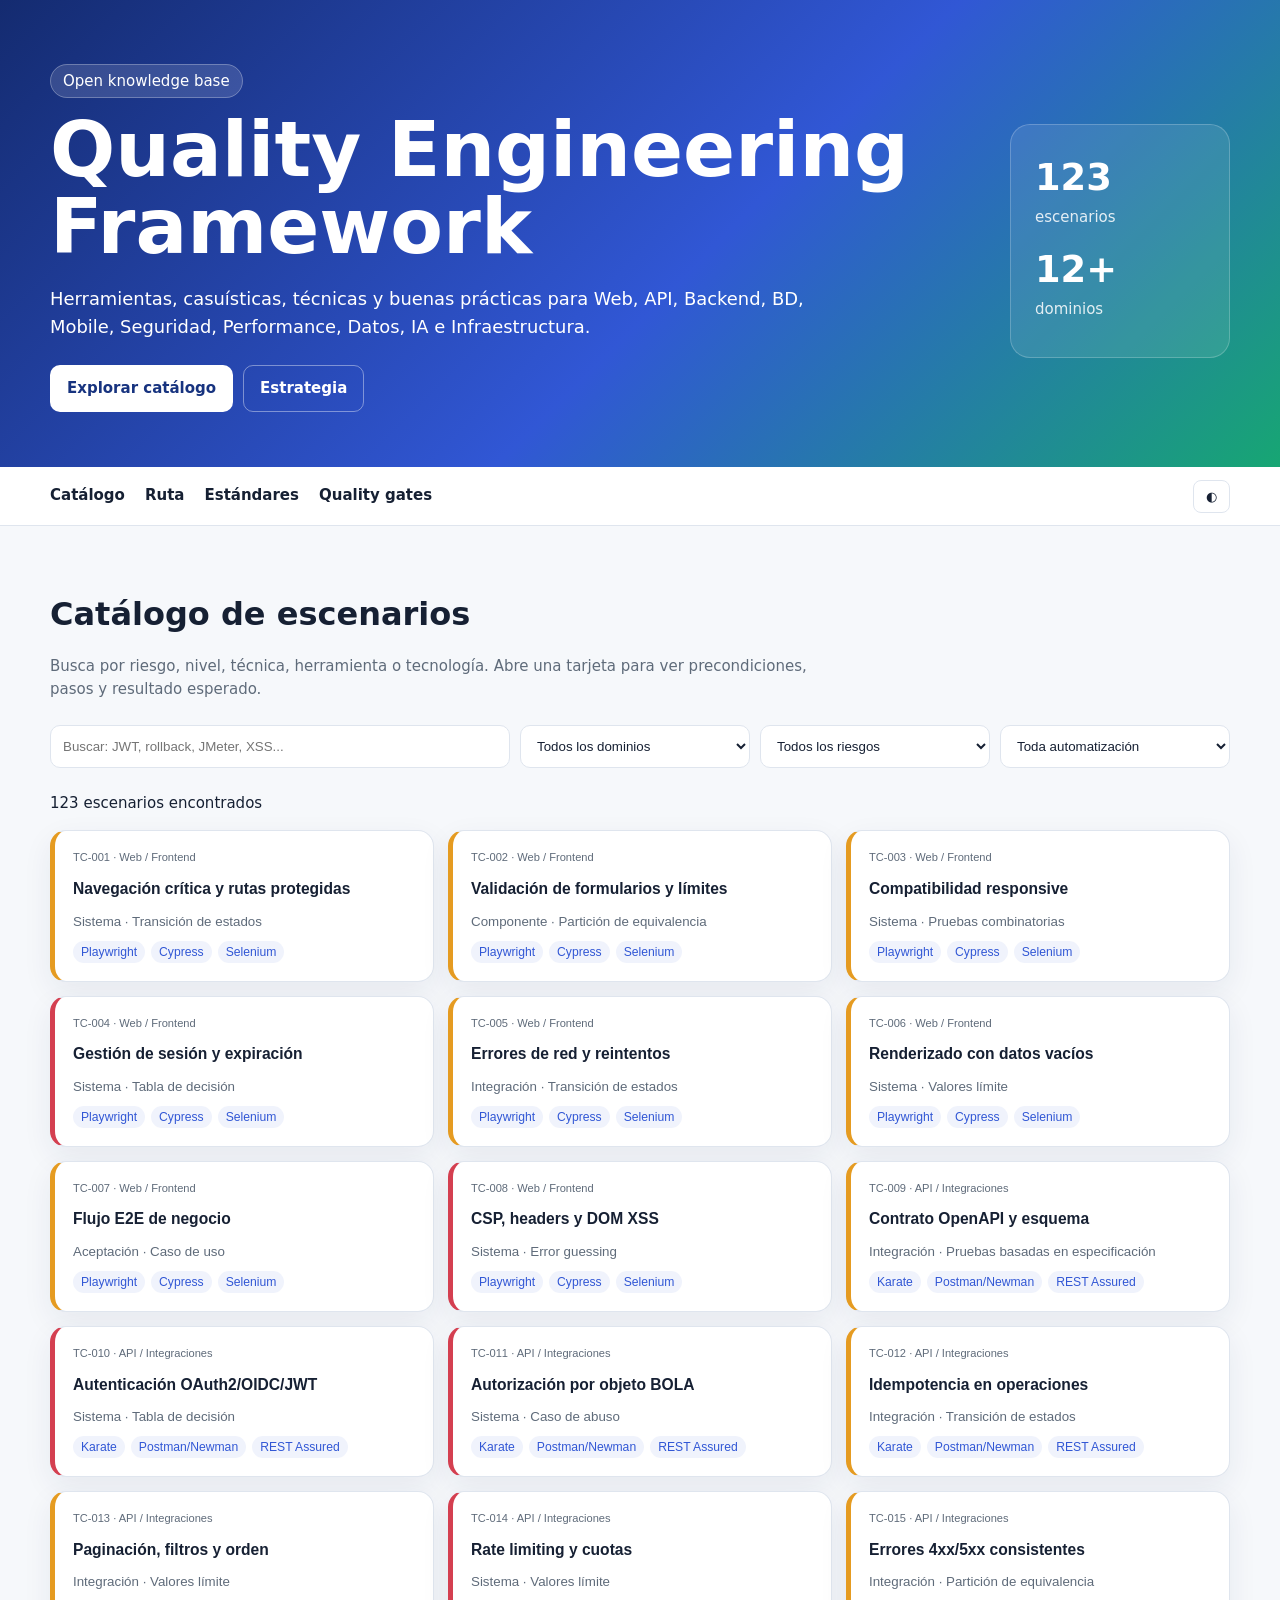
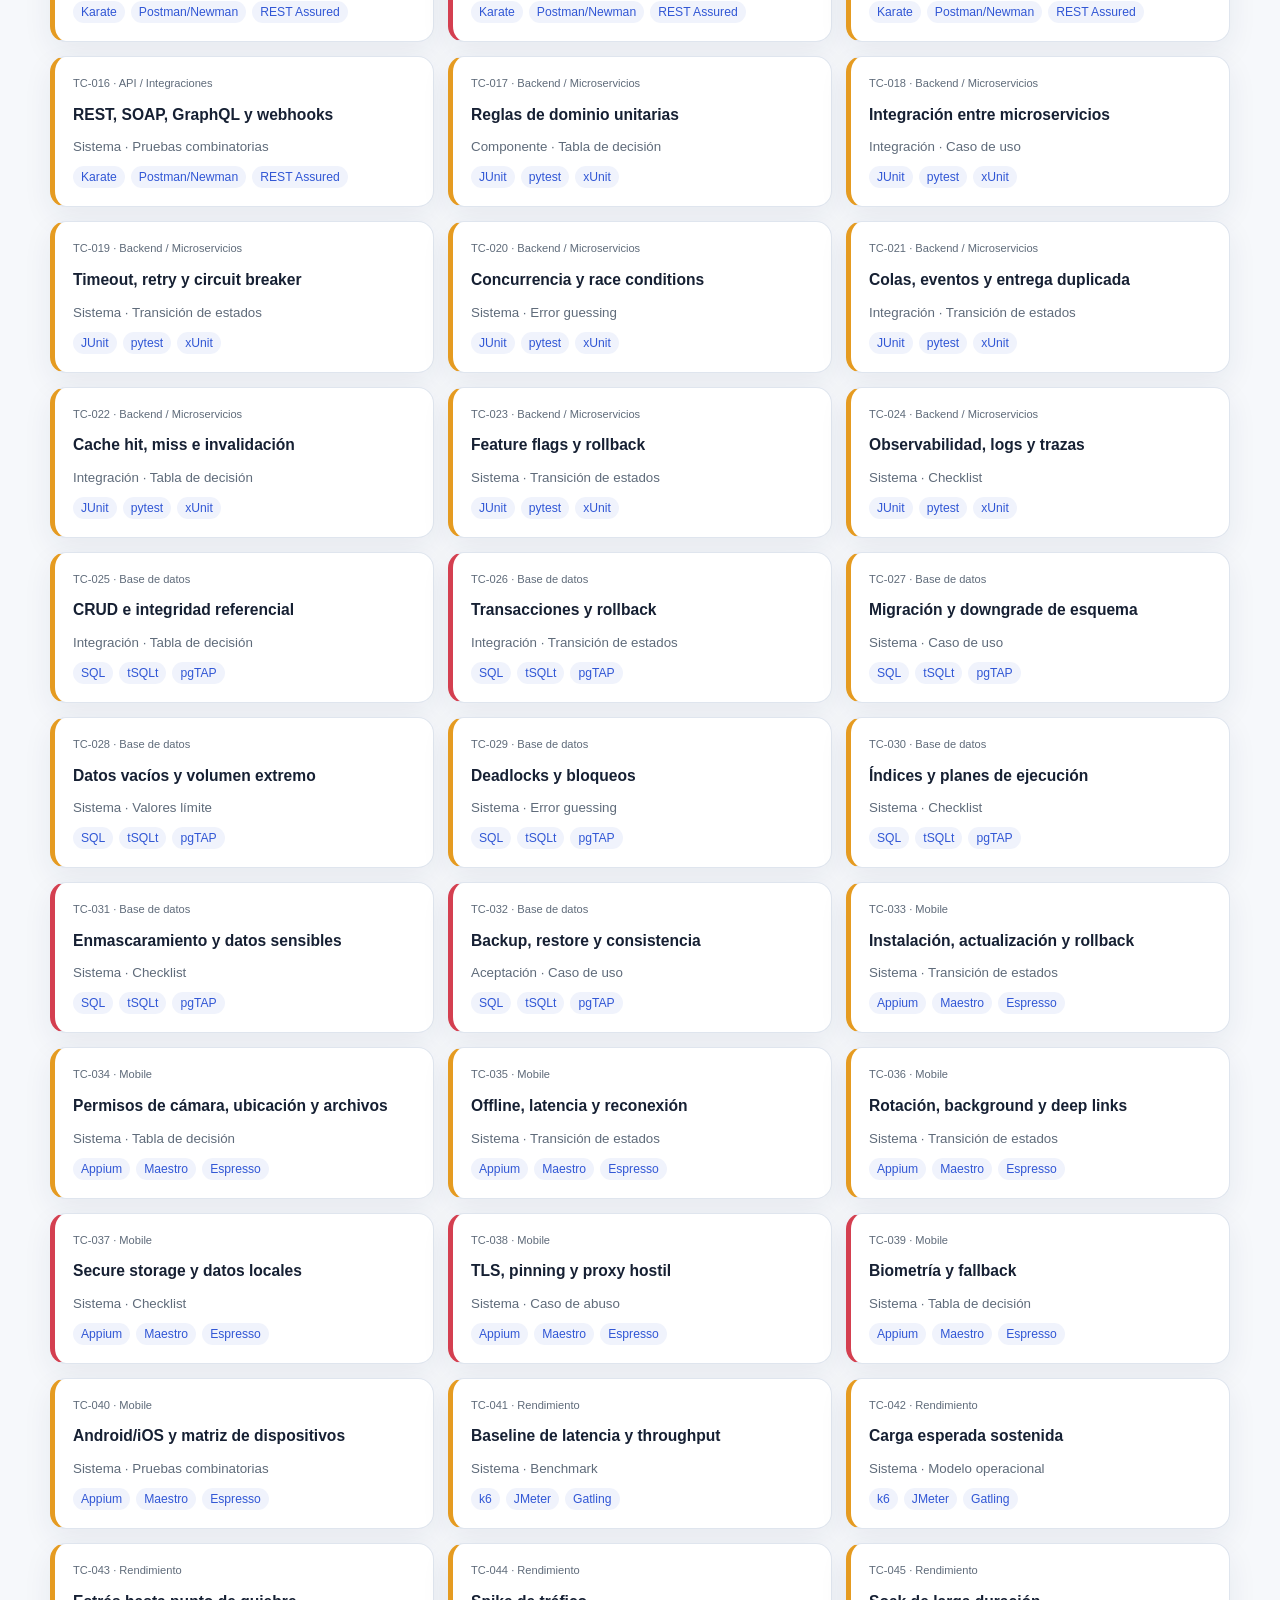
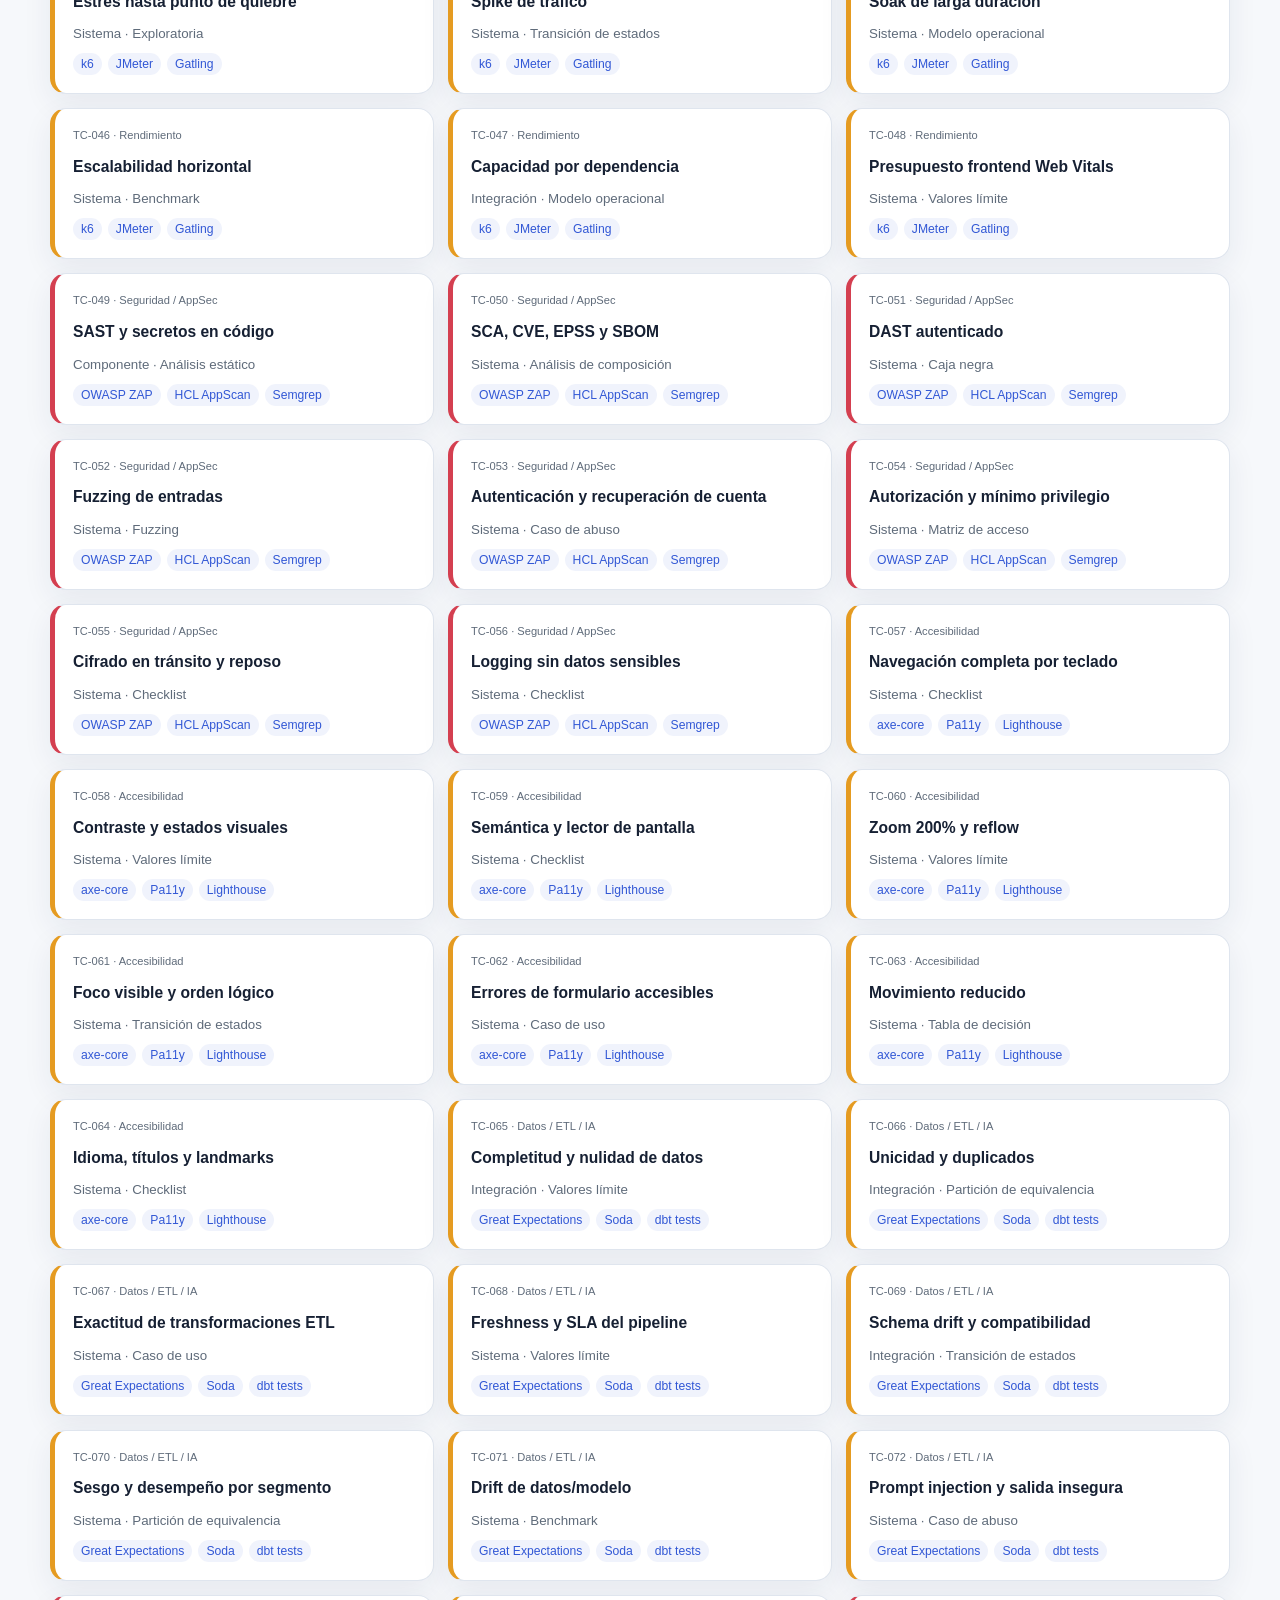
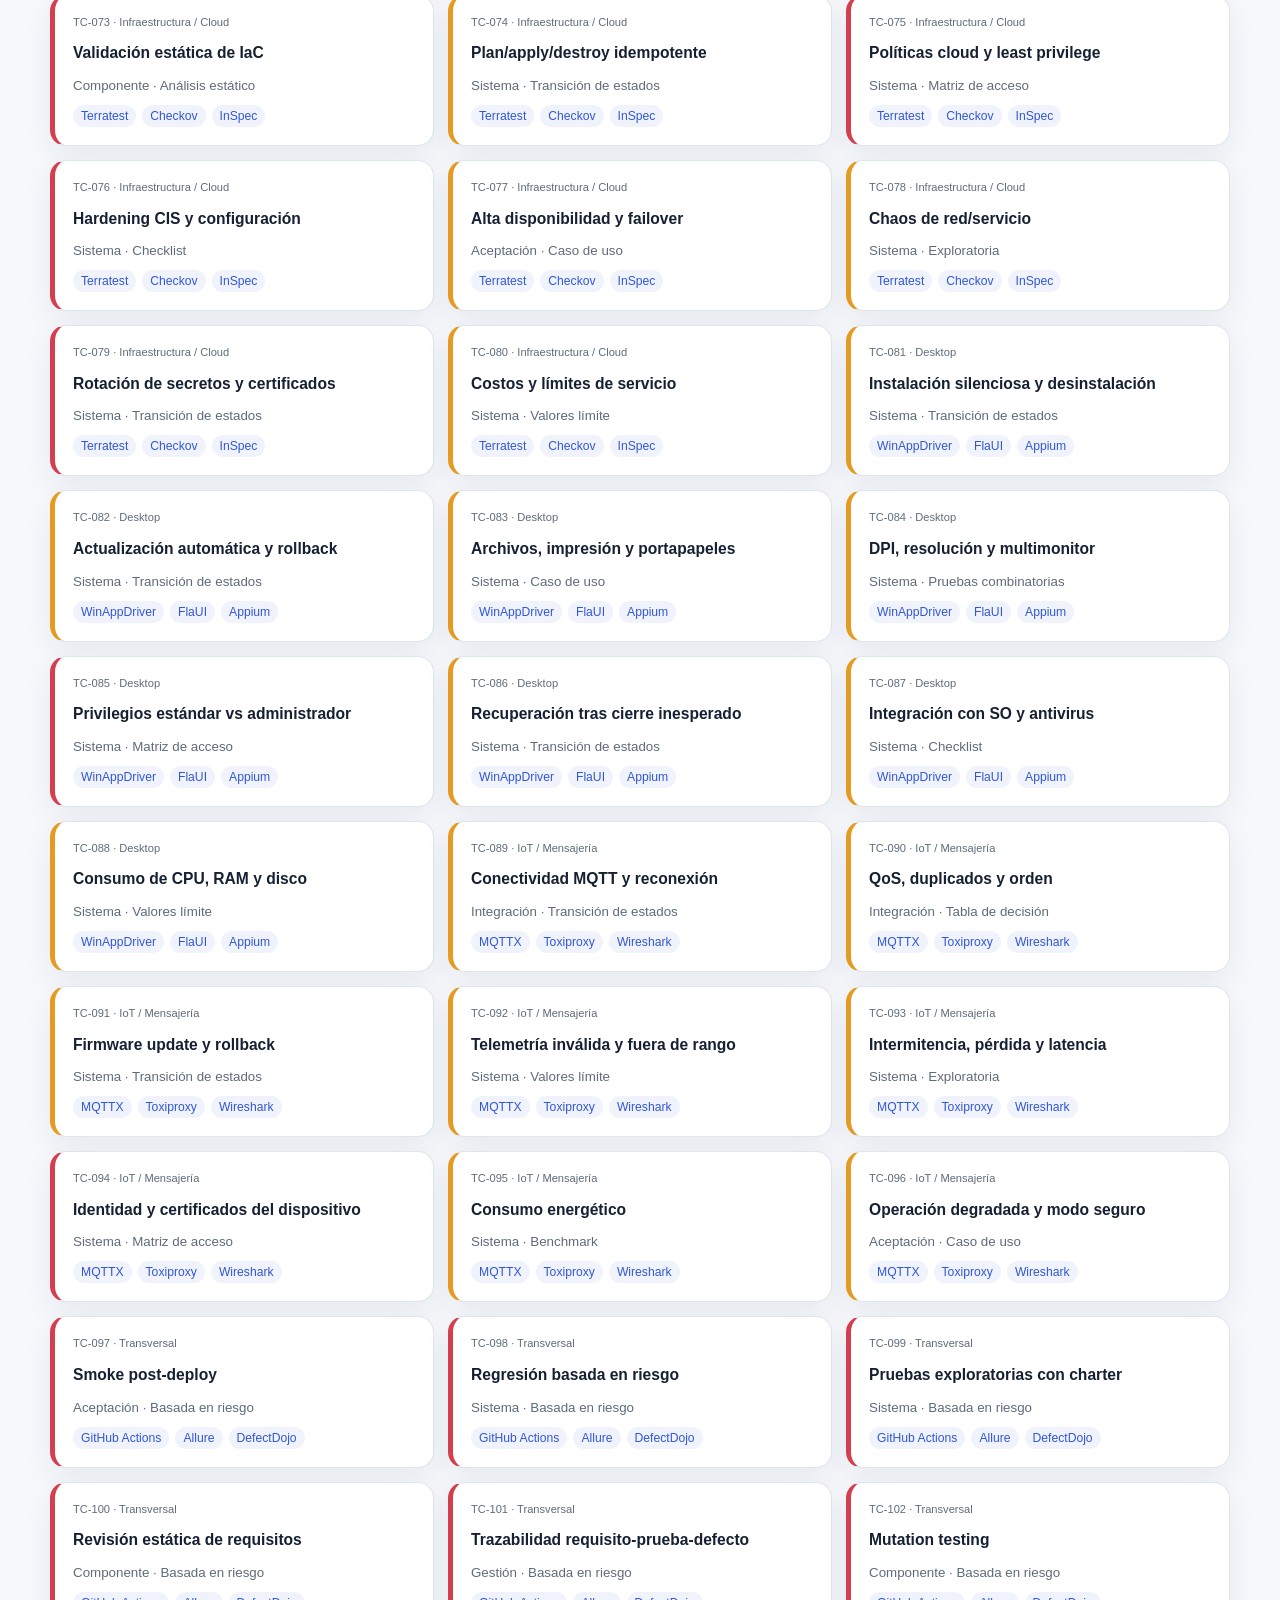
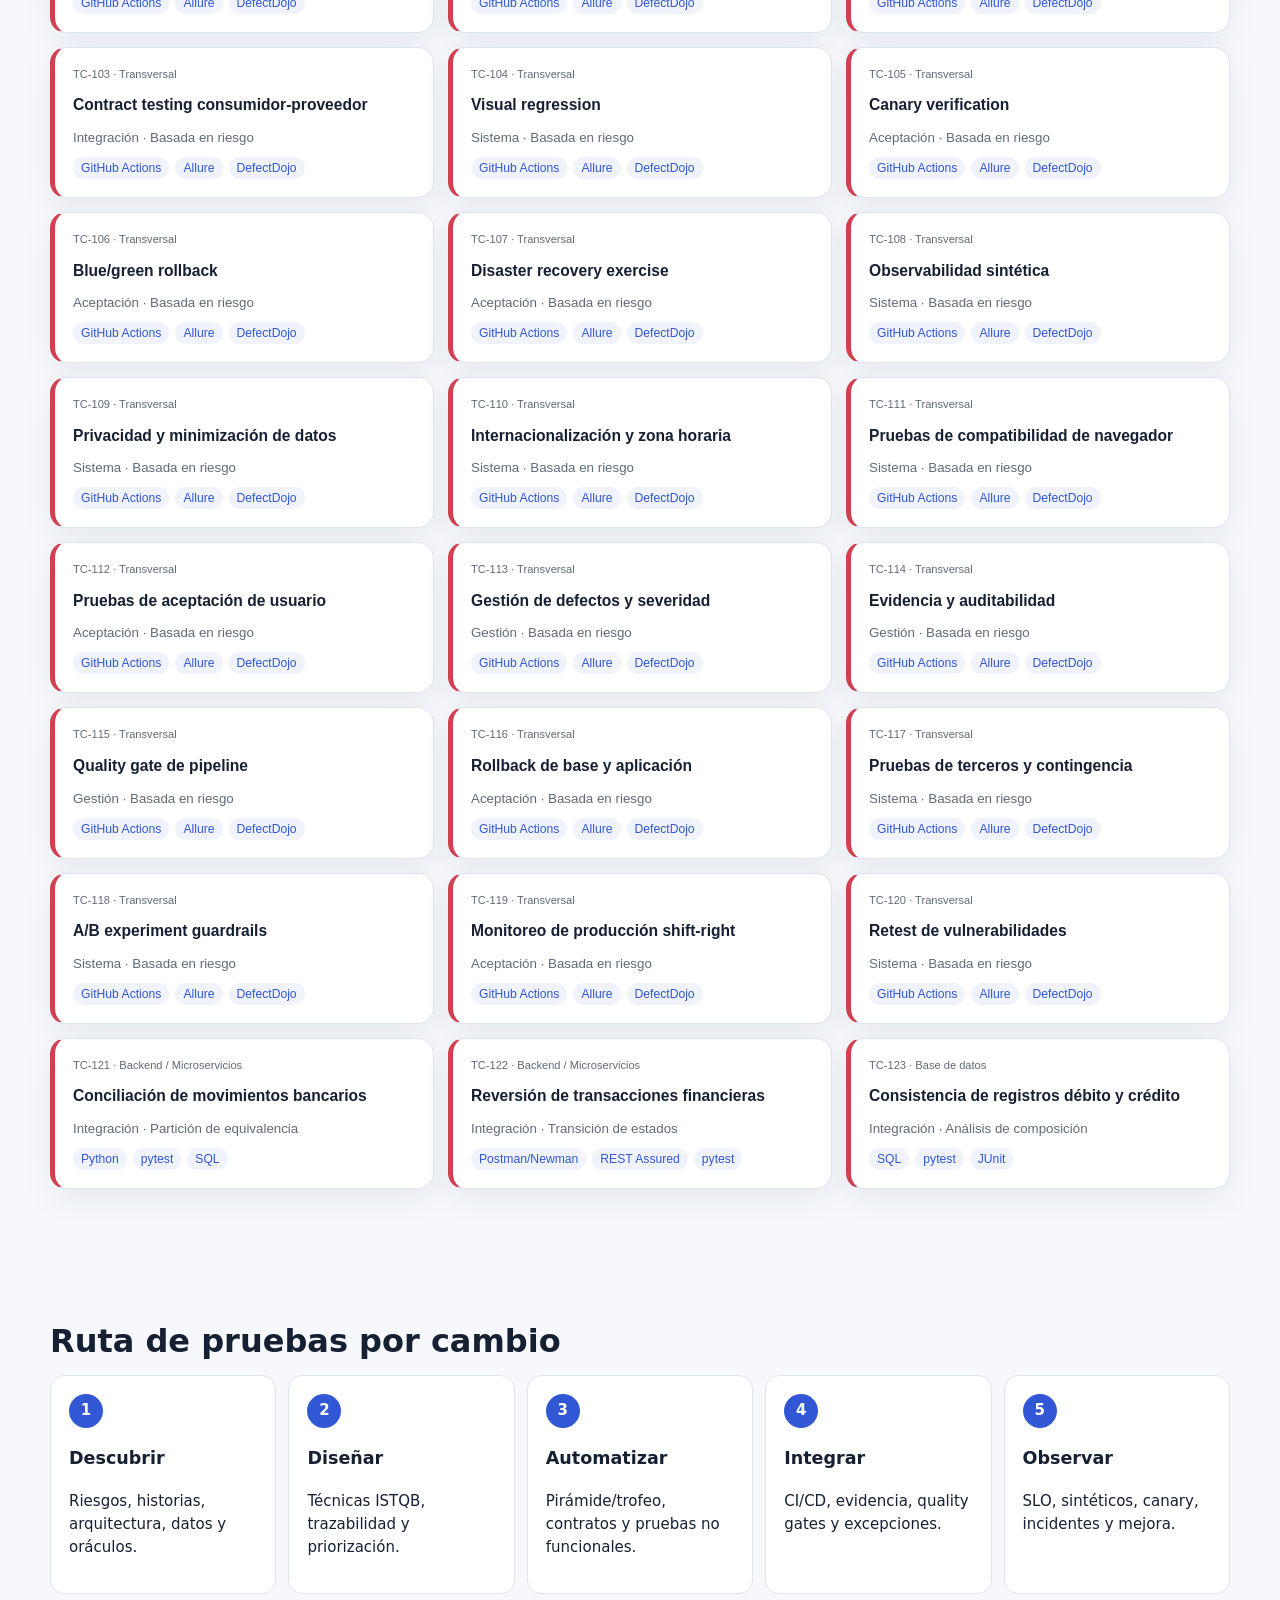
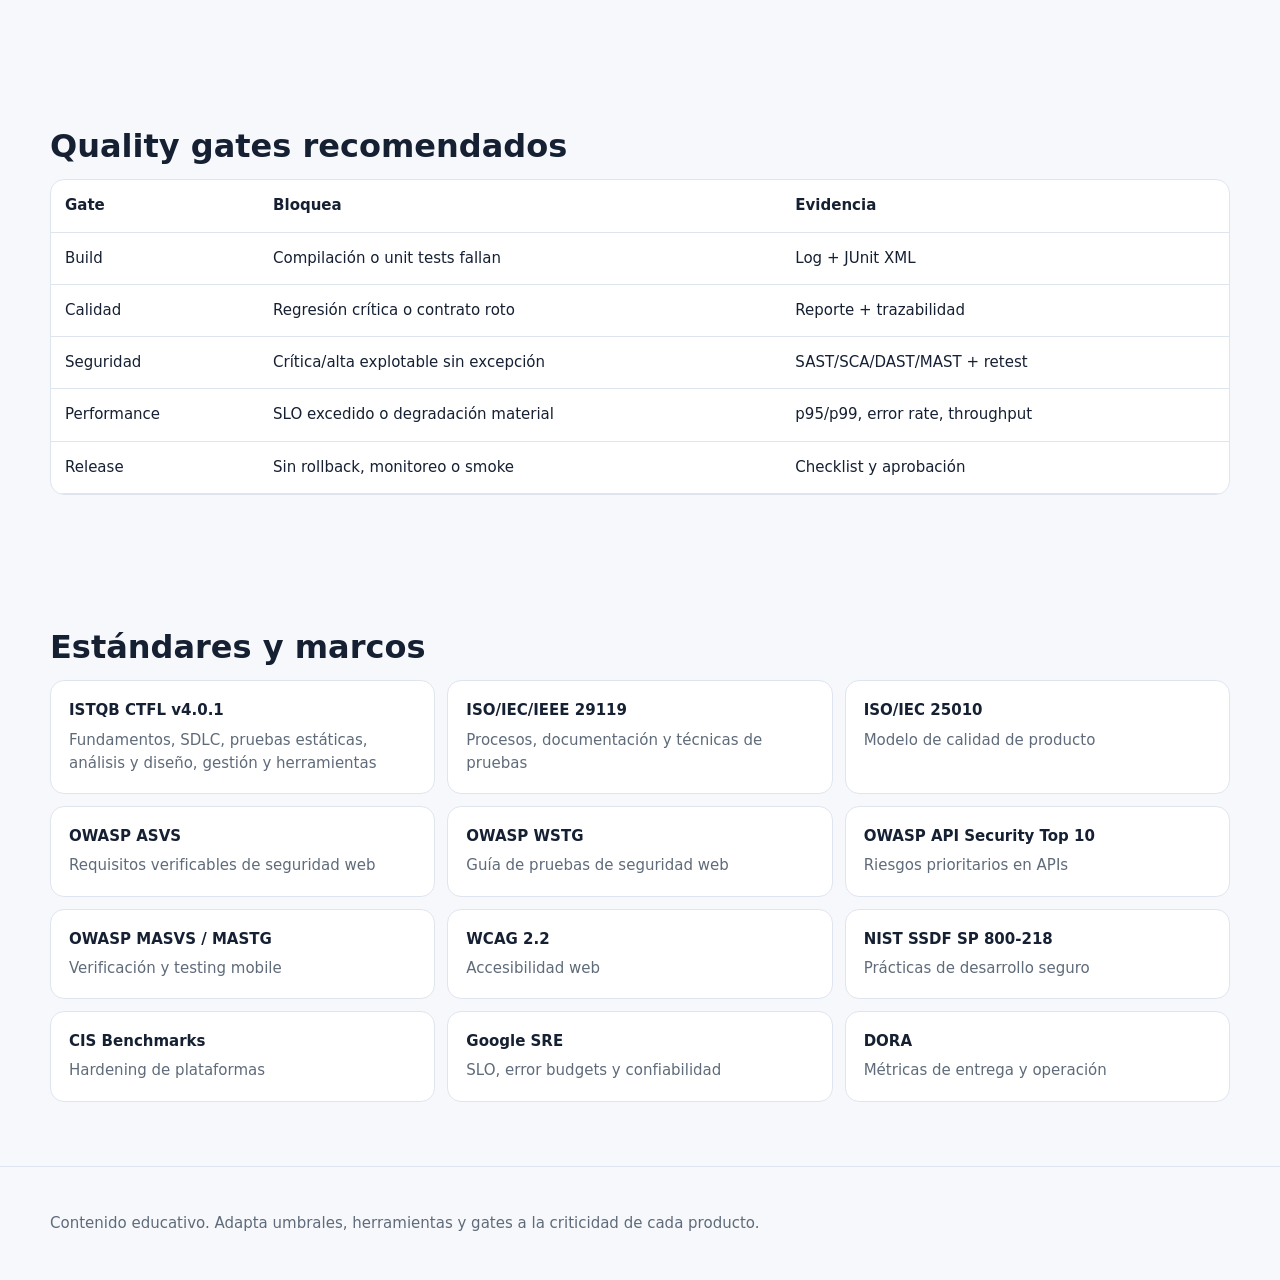
<file: index.html>
<!doctype html><html lang="es"><head><meta charset="utf-8"><meta name="viewport" content="width=device-width,initial-scale=1"><meta name="description" content="Framework práctico de testing de software"><title>Quality Engineering Framework</title><link rel="stylesheet" href="assets/styles.css"></head><body>
<header><div class="wrap hero"><div><span class="badge">Open knowledge base</span><h1>Quality Engineering Framework</h1><p>Herramientas, casuísticas, técnicas y buenas prácticas para Web, API, Backend, BD, Mobile, Seguridad, Performance, Datos, IA e Infraestructura.</p><div class="actions"><a class="btn primary" href="#catalogo">Explorar catálogo</a><a class="btn" href="docs/strategy.md">Estrategia</a></div></div><div class="score"><b id="count">120</b><span>escenarios</span><b>12+</b><span>dominios</span></div></div></header>
<nav><div class="wrap nav"><a href="#catalogo">Catálogo</a><a href="#ruta">Ruta</a><a href="#estandares">Estándares</a><a href="#gates">Quality gates</a><button id="theme" aria-label="Cambiar tema">◐</button></div></nav>
<main class="wrap"><section id="catalogo"><h2>Catálogo de escenarios</h2><p class="lead">Busca por riesgo, nivel, técnica, herramienta o tecnología. Abre una tarjeta para ver precondiciones, pasos y resultado esperado.</p><div class="filters"><input id="q" type="search" placeholder="Buscar: JWT, rollback, JMeter, XSS..." aria-label="Buscar"><select id="cat"><option value="">Todos los dominios</option></select><select id="risk"><option value="">Todos los riesgos</option><option>Alto</option><option>Medio</option><option>Bajo</option></select><select id="auto"><option value="">Toda automatización</option><option>Alta</option><option>Media</option><option>Baja</option></select></div><p id="status" aria-live="polite"></p><div id="cards" class="grid"></div></section>
<section id="ruta"><h2>Ruta de pruebas por cambio</h2><div class="journey"><article><b>1</b><h3>Descubrir</h3><p>Riesgos, historias, arquitectura, datos y oráculos.</p></article><article><b>2</b><h3>Diseñar</h3><p>Técnicas ISTQB, trazabilidad y priorización.</p></article><article><b>3</b><h3>Automatizar</h3><p>Pirámide/trofeo, contratos y pruebas no funcionales.</p></article><article><b>4</b><h3>Integrar</h3><p>CI/CD, evidencia, quality gates y excepciones.</p></article><article><b>5</b><h3>Observar</h3><p>SLO, sintéticos, canary, incidentes y mejora.</p></article></div></section>
<section id="gates"><h2>Quality gates recomendados</h2><div class="table"><table><thead><tr><th>Gate</th><th>Bloquea</th><th>Evidencia</th></tr></thead><tbody><tr><td>Build</td><td>Compilación o unit tests fallan</td><td>Log + JUnit XML</td></tr><tr><td>Calidad</td><td>Regresión crítica o contrato roto</td><td>Reporte + trazabilidad</td></tr><tr><td>Seguridad</td><td>Crítica/alta explotable sin excepción</td><td>SAST/SCA/DAST/MAST + retest</td></tr><tr><td>Performance</td><td>SLO excedido o degradación material</td><td>p95/p99, error rate, throughput</td></tr><tr><td>Release</td><td>Sin rollback, monitoreo o smoke</td><td>Checklist y aprobación</td></tr></tbody></table></div></section>
<section id="estandares"><h2>Estándares y marcos</h2><div id="standards" class="standards"></div></section></main>
<footer><div class="wrap"><p>Contenido educativo. Adapta umbrales, herramientas y gates a la criticidad de cada producto.</p></div></footer><dialog id="modal"><button id="close" aria-label="Cerrar">×</button><div id="detail"></div></dialog><script src="assets/app.js"></script></body></html>
</file>
<file: assets/styles.css>
:root{--bg:#f6f8fb;--panel:#fff;--text:#162033;--muted:#5f6b7a;--line:#dfe5ee;--brand:#3157d5;--accent:#17a673;--shadow:0 10px 30px #17255412}*{box-sizing:border-box}html{scroll-behavior:smooth}body{margin:0;background:var(--bg);color:var(--text);font:15px/1.55 system-ui,-apple-system,Segoe UI,sans-serif}.wrap{width:min(1180px,calc(100% - 32px));margin:auto}header{background:linear-gradient(135deg,#142b70,#3157d5 55%,#17a673);color:#fff;padding:70px 0 55px}.hero{display:grid;grid-template-columns:1fr 220px;gap:40px;align-items:center}h1{font-size:clamp(2.4rem,6vw,5rem);line-height:1;margin:.25em 0}.hero p{max-width:760px;font-size:1.12rem}.badge{background:#ffffff22;padding:7px 12px;border:1px solid #ffffff44;border-radius:999px}.actions{display:flex;gap:10px;margin-top:24px}.btn{padding:11px 16px;border-radius:10px;border:1px solid #ffffff66;color:#fff;text-decoration:none;font-weight:700}.btn.primary{background:#fff;color:#17337f}.score{background:#ffffff18;border:1px solid #ffffff36;border-radius:20px;padding:24px;display:grid}.score b{font-size:2.3rem}.score span{opacity:.86;margin-bottom:12px}nav{position:sticky;top:0;background:color-mix(in srgb,var(--panel) 92%,transparent);backdrop-filter:blur(12px);border-bottom:1px solid var(--line);z-index:5}.nav{display:flex;gap:20px;align-items:center;min-height:58px}.nav a{color:var(--text);text-decoration:none;font-weight:700}.nav button{margin-left:auto;border:1px solid var(--line);background:var(--panel);border-radius:8px;padding:8px 12px;color:var(--text)}section{padding:64px 0}h2{font-size:2rem;margin:0 0 8px}.lead{color:var(--muted);max-width:780px}.filters{display:grid;grid-template-columns:2fr repeat(3,1fr);gap:10px;margin:24px 0}.filters>*{padding:12px;border:1px solid var(--line);background:var(--panel);color:var(--text);border-radius:10px}.grid{display:grid;grid-template-columns:repeat(3,1fr);gap:14px}.card{background:var(--panel);border:1px solid var(--line);border-radius:16px;padding:18px;text-align:left;color:var(--text);box-shadow:var(--shadow);cursor:pointer}.card:hover{transform:translateY(-2px)}.card small,.meta{color:var(--muted)}.chips{display:flex;flex-wrap:wrap;gap:6px;margin-top:12px}.chip{font-size:.76rem;background:#3157d512;color:#3157d5;border-radius:999px;padding:4px 8px}.risk-Alto{border-left:5px solid #d43f50}.risk-Medio{border-left:5px solid #e59b21}.journey{display:grid;grid-template-columns:repeat(5,1fr);gap:12px}.journey article,.standards a{background:var(--panel);border:1px solid var(--line);padding:18px;border-radius:14px}.journey b{display:grid;place-items:center;width:34px;height:34px;border-radius:50%;background:var(--brand);color:white}.standards{display:grid;grid-template-columns:repeat(3,1fr);gap:12px}.standards a{text-decoration:none;color:var(--text)}.standards span{display:block;color:var(--muted);margin-top:6px}.table{overflow:auto;background:var(--panel);border:1px solid var(--line);border-radius:14px}table{width:100%;border-collapse:collapse}th,td{padding:14px;text-align:left;border-bottom:1px solid var(--line)}dialog{width:min(760px,calc(100% - 30px));border:0;border-radius:18px;background:var(--panel);color:var(--text);padding:28px;box-shadow:0 25px 80px #0005}dialog::backdrop{background:#101828aa}#close{float:right;border:0;background:transparent;color:var(--text);font-size:2rem}footer{border-top:1px solid var(--line);padding:30px 0;color:var(--muted)}body.dark{--bg:#0d1424;--panel:#141e31;--text:#edf2ff;--muted:#a9b4c8;--line:#293650;--shadow:none}@media(max-width:850px){.hero{grid-template-columns:1fr}.score{display:none}.grid,.standards{grid-template-columns:repeat(2,1fr)}.journey{grid-template-columns:1fr 1fr}.filters{grid-template-columns:1fr 1fr}}@media(max-width:540px){.grid,.standards,.journey,.filters{grid-template-columns:1fr}.nav a:nth-child(2),.nav a:nth-child(4){display:none}header{padding:45px 0}section{padding:45px 0}}
</file>
